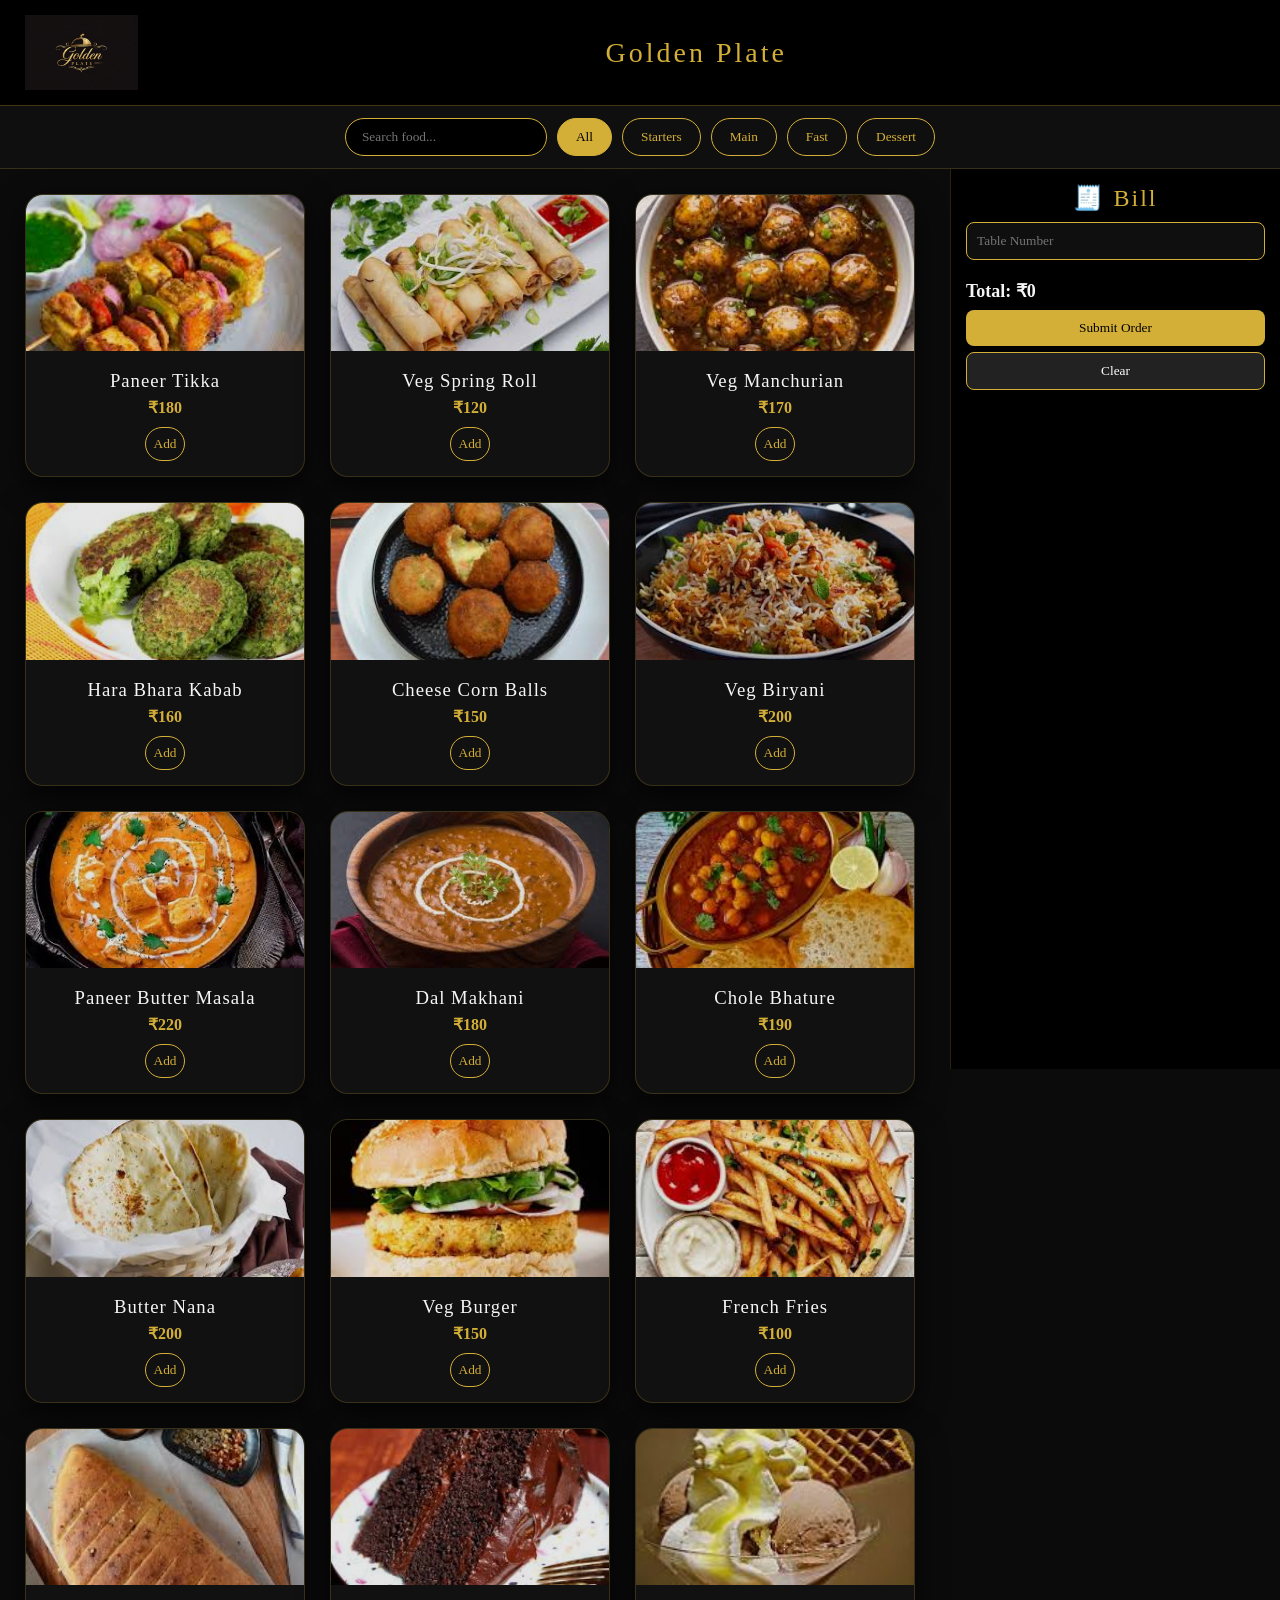
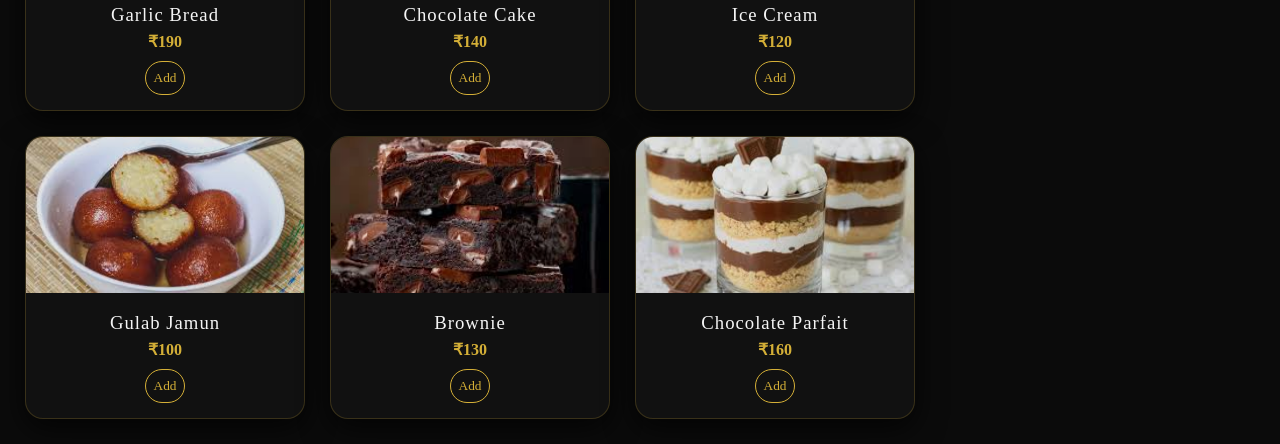
<file: Week-2/index.html>
<!DOCTYPE html>
<html lang="en">
<head>
<meta charset="UTF-8">
<meta name="viewport" content="width=device-width, initial-scale=1.0">
<link rel="stylesheet" href="style.css">
<title>Oros</title>

</head>

<body>

<header>
<img src="./images/Logo.png" class="logo">
<h1>Golden Plate</h1>
<div class="header-space"></div>
</header>

<div class="controls">
<input id="search" placeholder="Search food..." onkeyup="applyFilters()">
<button class="active" onclick="setFilter('all',this)">All</button>
<button onclick="setFilter('starter',this)">Starters</button>
<button onclick="setFilter('main',this)">Main</button>
<button onclick="setFilter('fast',this)">Fast</button>
<button onclick="setFilter('dessert',this)">Dessert</button>
</div>

<div class="container">
<div class="menu">

<div class="card starter"><img src="images/paneer-tikka.jpg"><div class="card-content"><h3>Paneer Tikka</h3><div class="price">₹180</div><button class="add-btn" onclick="addItem('Paneer Tikka',180)">Add</button></div></div>
<div class="card starter"><img src="images/spring-roll.jpg"><div class="card-content"><h3>Veg Spring Roll</h3><div class="price">₹120</div><button class="add-btn" onclick="addItem('Veg Spring Roll',120)">Add</button></div></div>
<div class="card starter"><img src="images/manchurian.jpg"><div class="card-content"><h3>Veg Manchurian</h3><div class="price">₹170</div><button class="add-btn" onclick="addItem('Veg Manchurian',170)">Add</button></div></div>
<div class="card starter"><img src="images/hara-bhara.jpg"><div class="card-content"><h3>Hara Bhara Kabab</h3><div class="price">₹160</div><button class="add-btn" onclick="addItem('Hara Bhara Kabab',160)">Add</button></div></div>
<div class="card starter"><img src="images/starter5.jpg"><div class="card-content"><h3>Cheese Corn Balls</h3><div class="price">₹150</div><button class="add-btn" onclick="addItem('Starter 5',150)">Add</button></div></div>

<div class="card main"><img src="images/biryani.jpg"><div class="card-content"><h3>Veg Biryani</h3><div class="price">₹200</div><button class="add-btn" onclick="addItem('Veg Biryani',200)">Add</button></div></div>
<div class="card main"><img src="images/paneer-butter.jpg"><div class="card-content"><h3>Paneer Butter Masala</h3><div class="price">₹220</div><button class="add-btn" onclick="addItem('Paneer Butter Masala',220)">Add</button></div></div>
<div class="card main"><img src="images/dal-makhani.jpg"><div class="card-content"><h3>Dal Makhani</h3><div class="price">₹180</div><button class="add-btn" onclick="addItem('Dal Makhani',180)">Add</button></div></div>
<div class="card main"><img src="images/chole.jpg"><div class="card-content"><h3>Chole Bhature</h3><div class="price">₹190</div><button class="add-btn" onclick="addItem('Chole Bhature',190)">Add</button></div></div>
<div class="card main"><img src="images/main5.jpg"><div class="card-content"><h3>Butter Nana</h3><div class="price">₹200</div><button class="add-btn" onclick="addItem('Main 5',200)">Add</button></div></div>

<div class="card fast"><img src="images/burger.jpg"><div class="card-content"><h3>Veg Burger</h3><div class="price">₹150</div><button class="add-btn" onclick="addItem('Veg Burger',150)">Add</button></div></div>
<div class="card fast"><img src="images/fries.jpg"><div class="card-content"><h3>French Fries</h3><div class="price">₹100</div><button class="add-btn" onclick="addItem('French Fries',100)">Add</button></div></div>
<div class="card fast"><img src="images/fast5.jpg"><div class="card-content"><h3>Garlic Bread</h3><div class="price">₹190</div><button class="add-btn" onclick="addItem('Garlic Bread',190)">Add</button></div></div>

<div class="card dessert"><img src="images/cake.jpg"><div class="card-content"><h3>Chocolate Cake</h3><div class="price">₹140</div><button class="add-btn" onclick="addItem('Chocolate Cake',140)">Add</button></div></div>
<div class="card dessert"><img src="images/icecream.jpg"><div class="card-content"><h3>Ice Cream</h3><div class="price">₹120</div><button class="add-btn" onclick="addItem('Ice Cream',120)">Add</button></div></div>
<div class="card dessert"><img src="images/gulab.jpg"><div class="card-content"><h3>Gulab Jamun</h3><div class="price">₹100</div><button class="add-btn" onclick="addItem('Gulab Jamun',100)">Add</button></div></div>
<div class="card dessert"><img src="images/brownie.jpg"><div class="card-content"><h3>Brownie</h3><div class="price">₹130</div><button class="add-btn" onclick="addItem('Brownie',130)">Add</button></div></div>
<div class="card dessert"><img src="images/dessert5.jpg"><div class="card-content"><h3>Chocolate Parfait</h3><div class="price">₹160</div><button class="add-btn" onclick="addItem('Dessert 5',160)">Add</button></div></div>

</div>

<div class="bill">
<h2>🧾 Bill</h2>
<input id="tableNo" placeholder="Table Number">
<div id="billItems"></div>
<div class="total">Total: ₹<span id="total">0</span></div>
<button class="submit" onclick="sendOrder()">Submit Order</button>
<button class="clear" onclick="clearBill()">Clear</button>
</div>
</div>

<script>
let bill={},filter="all";
function setFilter(f,b){filter=f;document.querySelectorAll(".controls button").forEach(x=>x.classList.remove("active"));b.classList.add("active");applyFilters()}
function applyFilters(){let s=document.getElementById("search").value.toLowerCase();document.querySelectorAll(".card").forEach(c=>{let ok=(filter==="all"||c.classList.contains(filter))&&c.innerText.toLowerCase().includes(s);c.style.display=ok?"block":"none"})}
function addItem(n,p){if(!bill[n]) bill[n]={price:p,qty:0};bill[n].qty++;renderBill()}
function renderBill(){let d=document.getElementById("billItems"),t=0;d.innerHTML="";for(let i in bill){let x=bill[i];t+=x.price*x.qty;d.innerHTML+=`<div class="bill-item">${i}<div class="qty"><button onclick="chg('${i}',-1)">-</button>${x.qty}<button onclick="chg('${i}',1)">+</button></div></div>`}document.getElementById("total").innerText=t}
function chg(i,v){bill[i].qty+=v;if(bill[i].qty<=0) delete bill[i];renderBill()}
function clearBill(){bill={};renderBill()}
function sendOrder(){let table=document.getElementById("tableNo").value.trim();if(!table||Object.keys(bill).length===0){alert("Enter table number and add items");return}let items=Object.entries(bill).map(([n,i])=>`${n} x${i.qty}`).join(", ");let total=document.getElementById("total").innerText;let url=`https://script.google.com/macros/s/AKfycbxKjychr7oMjrcoM5fTlhLq7RDJt0E77uKGNLcprCSe-PDqy8HAOeIS1qgsWIudQ0rn/exec?table=${table}&items=${encodeURIComponent(items)}&total=${total}`;fetch(url).then(()=>{alert("Order submitted");clearBill();document.getElementById("tableNo").value=""})}
const obs=new IntersectionObserver(e=>e.forEach(x=>x.isIntersecting&&x.target.classList.add("show")));
document.querySelectorAll(".card").forEach(c=>obs.observe(c));
</script>

</body>
</html>
</file>
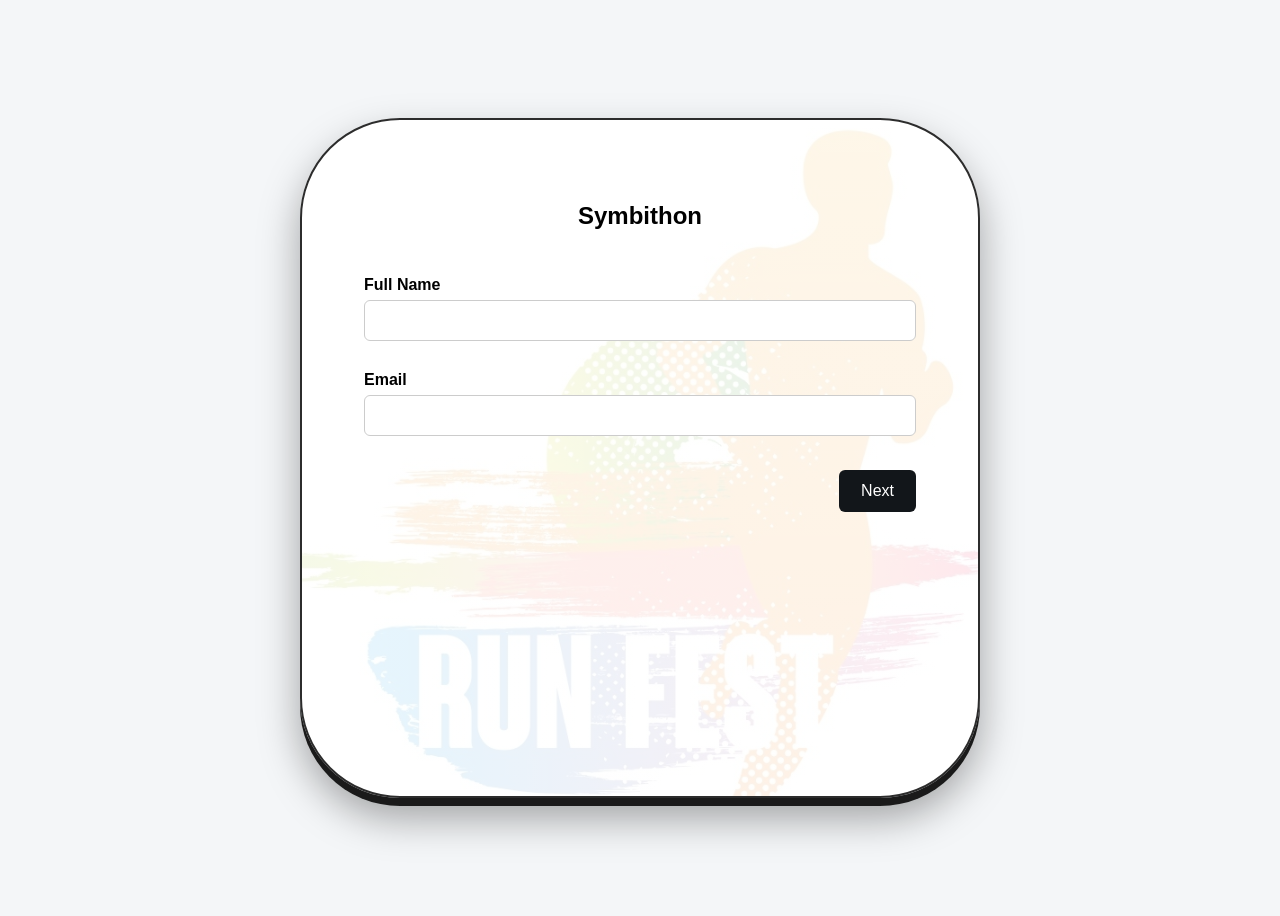
<file: Week-3/index.html>
<!DOCTYPE html>
<html lang="en">
<head>
<meta charset="UTF-8">
<title>Marathon Registration</title>
<link rel="stylesheet" href="style.css">
</head>

<body>

<div class="form-box">
  <h2>Symbithon</h2>

  <!-- STEP CONTROLS -->
  <input type="radio" name="step" id="step1" checked>
  <input type="radio" name="step" id="step2">
  <input type="radio" name="step" id="step3">
  <input type="radio" name="step" id="step4">

  <div class="steps">

    <!-- STEP 1 -->
    <div class="step step-1">
      <label class="title">Full Name</label>
      <input type="text" required>

      <label class="title">Email</label>
      <input type="email" required>

      <div class="buttons">
        <span></span>
        <label for="step2" class="btn">Next</label>
      </div>
    </div>

    <!-- STEP 2 -->
<div class="step step-2">
  <label class="title">Choose Distance</label>

  <div class="distance-options">
    <label>
      <input type="radio" name="distance" value="5km" required>
      5 KM
    </label>

    <label>
      <input type="radio" name="distance" value="8km">
      8 KM
    </label>

    <label>
      <input type="radio" name="distance" value="21km">
      21 KM (Half Marathon)
    </label>

    <label>
      <input type="radio" name="distance" value="42km">
      42 KM (Full Marathon)
    </label>
  </div>

  <div class="buttons">
    <label for="step1" class="btn secondary">Back</label>
    <label for="step3" class="btn">Next</label>
  </div>
</div>


    <!-- STEP 3 -->
    <div class="step step-3">
      <label class="title">Emergency Contact</label>
      <input type="text">

      <label class="title">Phone Number</label>
      <input type="tel">

      <div class="summary">
        <strong>Race Day:</strong> Sunday, 7:00 AM<br>
        <strong>Location:</strong> Seminary Hills<br>
        <strong>Note:</strong> Bibs collected on race day
      </div>

      <div class="buttons">
        <label for="step2" class="btn secondary">Back</label>
        <label for="step4" class="btn">Next</label>
      </div>
    </div>

    <!-- STEP 4 -->
    <div class="step step-4">
      <label class="title">Upload Payment QR / Screenshot</label>
      <input type="file" accept="image/*" required>

      <div class="summary">
        Upload payment proof after scanning the official QR.<br>
        Accepted formats: JPG, PNG
      </div>

      <div class="buttons">
        <label for="step3" class="btn secondary">Back</label>
        <button type="submit" class="btn">Submit Registration</button>
      </div>
    </div>

  </div>
</div>

</body>
</html>
</file>
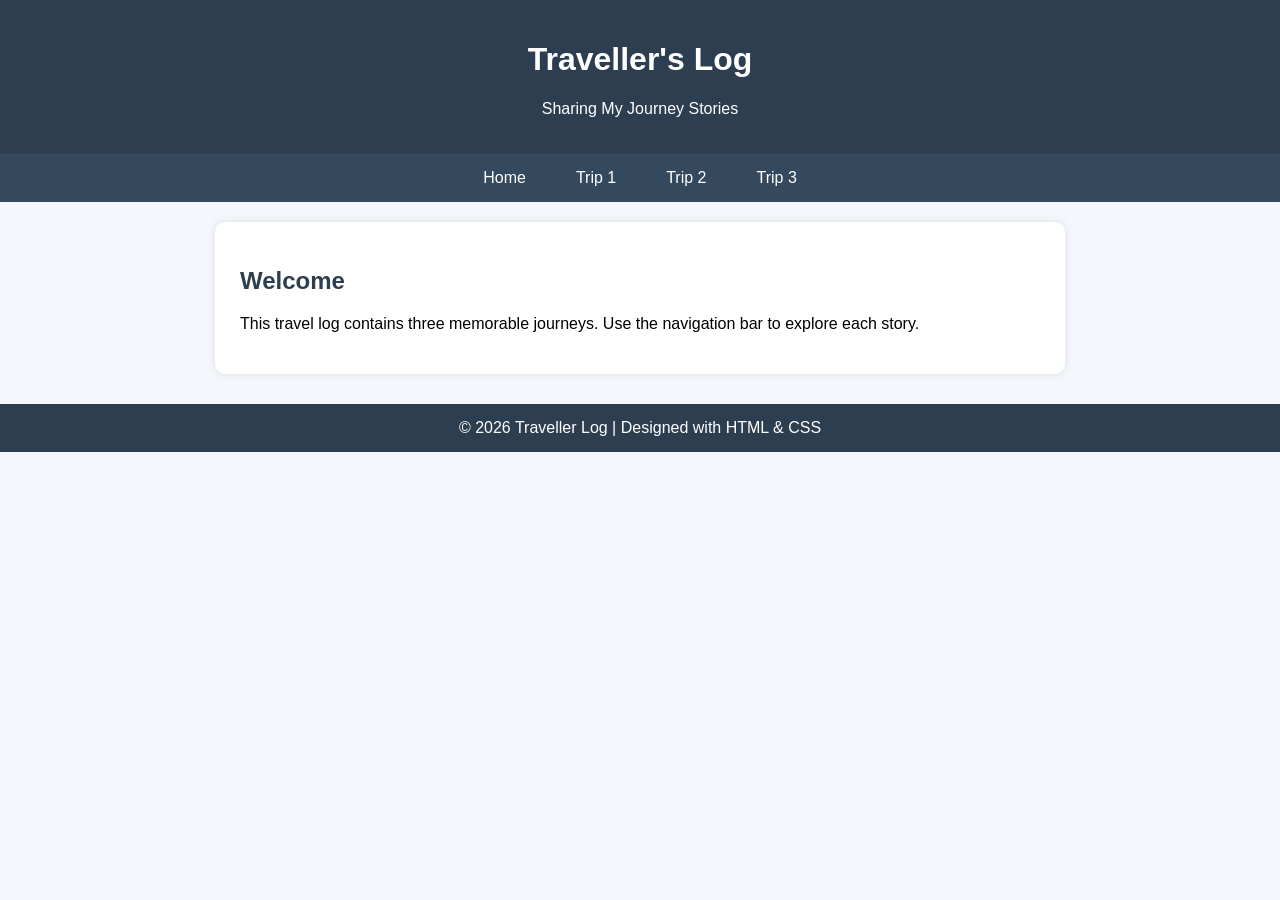
<file: week5.html>
<!DOCTYPE html>
<html lang="en">
<head>
<meta charset="UTF-8">
<title>Travel Log</title>
<style>
    body{
        font-family: Arial, sans-serif;
        margin:0;
        background:#f4f7fb;
    }

    header{
        background:#2c3e50;
        color:white;
        text-align:center;
        padding:20px;
    }

    nav{
        display:flex;
        justify-content:center;
        background:#34495e;
    }

    nav a{
        color:white;
        padding:15px 25px;
        text-decoration:none;
        transition:0.3s;
    }

    nav a:hover{
        background:#1abc9c;
    }

    section{
        display:none;
        padding:25px;
        max-width:800px;
        margin:auto;
        background:white;
        margin-top:20px;
        border-radius:10px;
        box-shadow:0 0 10px rgba(0,0,0,0.1);
    }

    section:target{
        display:block;
    }

    #home{
        display:block;
    }

    h2{
        color:#2c3e50;
    }

    footer{
        text-align:center;
        padding:15px;
        margin-top:30px;
        background:#2c3e50;
        color:white;
    }
</style>
</head>
<body>

<header>
    <h1>Traveller's Log</h1>
    <p>Sharing My Journey Stories</p>
</header>

<nav>
    <a href="#home">Home</a>
    <a href="#trip1">Trip 1</a>
    <a href="#trip2">Trip 2</a>
    <a href="#trip3">Trip 3</a>
</nav>

<section id="home">
    <h2>Welcome</h2>
    <p>This travel log contains three memorable journeys. Use the navigation bar to explore each story.</p>
</section>

<section id="trip1">
    <h2>Trip 1 – Mountain Adventure</h2>
    <p><b>Destination:</b> Manali</p>
    <p><b>Highlights:</b> Snow trekking, river rafting</p>
    <p><b>Memorable Experience:</b> Watching sunrise from the mountain peak.</p>
    <p><b>Challenge:</b> Cold weather and steep climbs.</p>
    <p><b>Lesson Learned:</b> Preparation makes adventure safer and more fun.</p>
</section>

<section id="trip2">
    <h2>Trip 2 – Beach Escape</h2>
    <p><b>Destination:</b> Goa</p>
    <p><b>Highlights:</b> Beaches, seafood, nightlife</p>
    <p><b>Memorable Experience:</b> Sunset cruise with live music.</p>
    <p><b>Challenge:</b> Sunburn from staying too long at the beach.</p>
    <p><b>Lesson Learned:</b> Always carry sunscreen.</p>
</section>

<section id="trip3">
    <h2>Trip 3 – Cultural Journey</h2>
    <p><b>Destination:</b> Jaipur</p>
    <p><b>Highlights:</b> Forts, palaces, local markets</p>
    <p><b>Memorable Experience:</b> Visiting Amer Fort.</p>
    <p><b>Challenge:</b> Navigating crowded streets.</p>
    <p><b>Lesson Learned:</b> Local guides can enhance the experience.</p>
</section>

<footer>
    © 2026 Traveller Log | Designed with HTML & CSS
</footer>

</body>
</html>
</file>
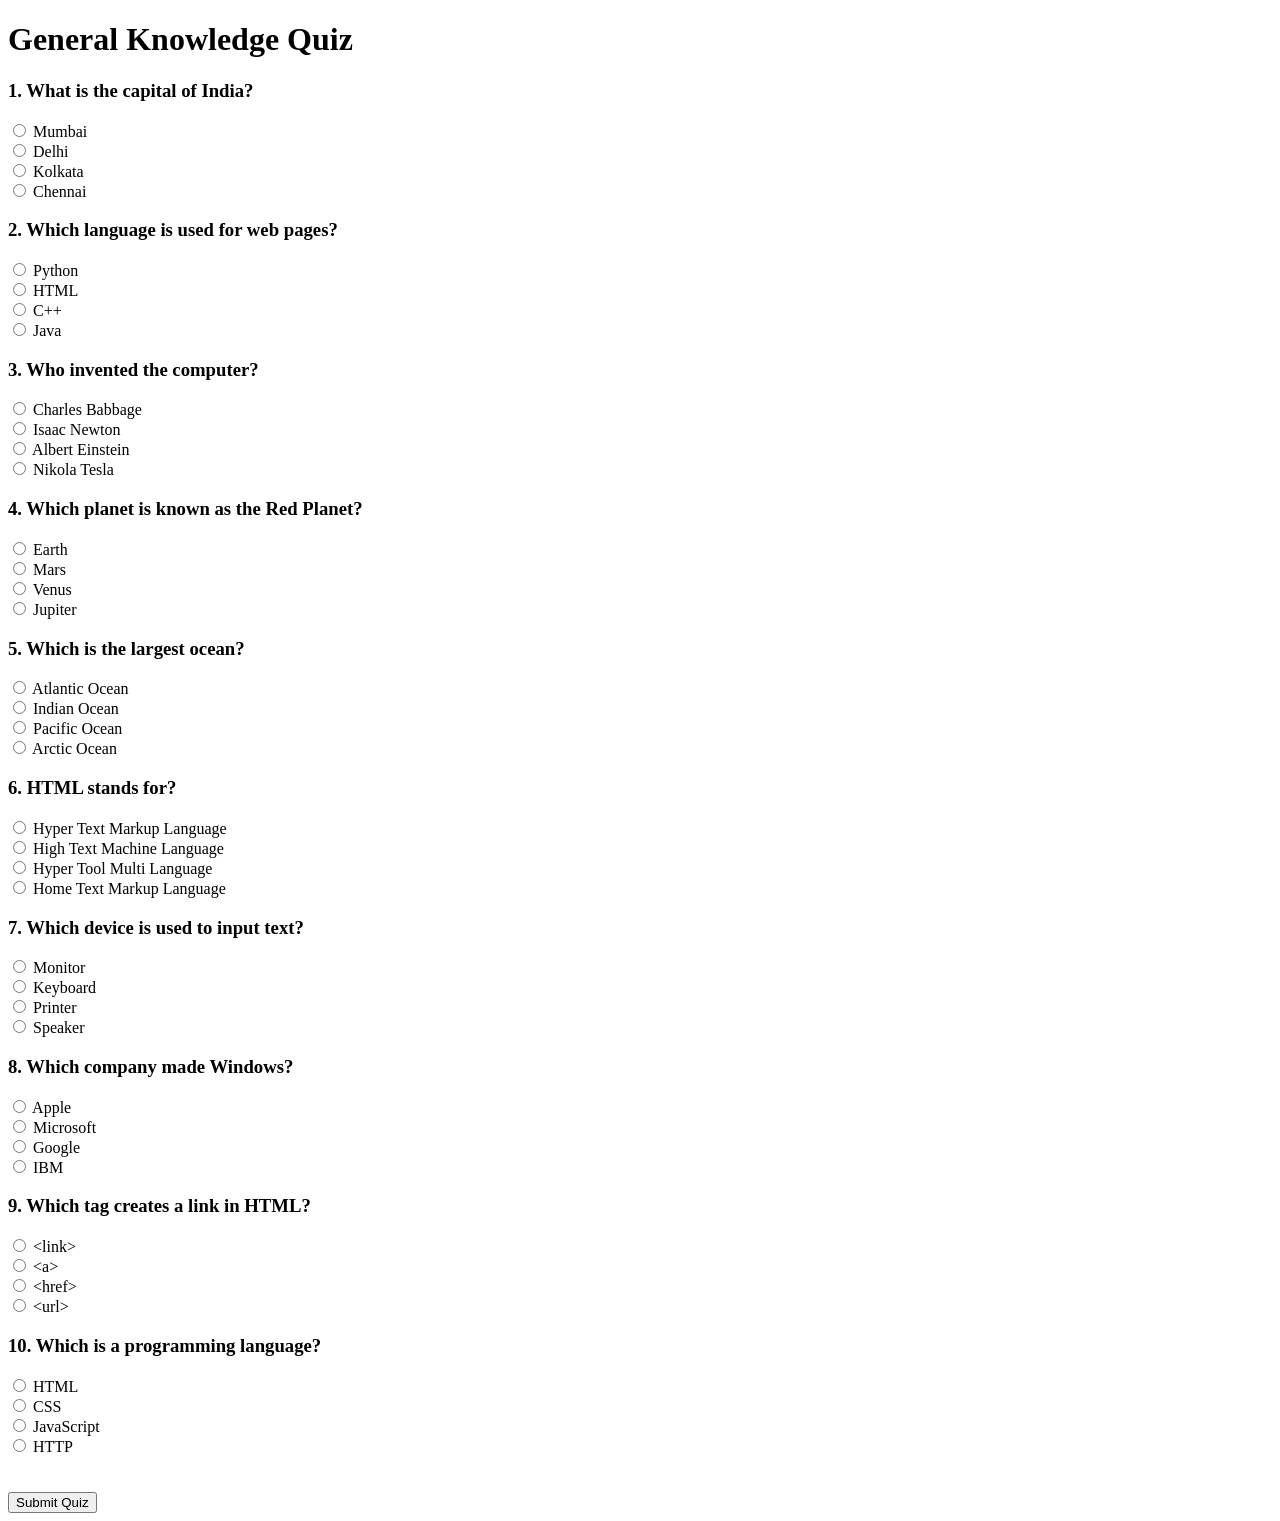
<file: week6.html>
<!DOCTYPE html>
<html>
<head>
    <title>Simple Quiz Page</title>
</head>

<body>

<h1>General Knowledge Quiz</h1>

<form>

<h3>1. What is the capital of India?</h3>
<input type="radio" name="q1"> Mumbai <br>
<input type="radio" name="q1"> Delhi <br>
<input type="radio" name="q1"> Kolkata <br>
<input type="radio" name="q1"> Chennai <br>

<h3>2. Which language is used for web pages?</h3>
<input type="radio" name="q2"> Python <br>
<input type="radio" name="q2"> HTML <br>
<input type="radio" name="q2"> C++ <br>
<input type="radio" name="q2"> Java <br>

<h3>3. Who invented the computer?</h3>
<input type="radio" name="q3"> Charles Babbage <br>
<input type="radio" name="q3"> Isaac Newton <br>
<input type="radio" name="q3"> Albert Einstein <br>
<input type="radio" name="q3"> Nikola Tesla <br>

<h3>4. Which planet is known as the Red Planet?</h3>
<input type="radio" name="q4"> Earth <br>
<input type="radio" name="q4"> Mars <br>
<input type="radio" name="q4"> Venus <br>
<input type="radio" name="q4"> Jupiter <br>

<h3>5. Which is the largest ocean?</h3>
<input type="radio" name="q5"> Atlantic Ocean <br>
<input type="radio" name="q5"> Indian Ocean <br>
<input type="radio" name="q5"> Pacific Ocean <br>
<input type="radio" name="q5"> Arctic Ocean <br>

<h3>6. HTML stands for?</h3>
<input type="radio" name="q6"> Hyper Text Markup Language <br>
<input type="radio" name="q6"> High Text Machine Language <br>
<input type="radio" name="q6"> Hyper Tool Multi Language <br>
<input type="radio" name="q6"> Home Text Markup Language <br>

<h3>7. Which device is used to input text?</h3>
<input type="radio" name="q7"> Monitor <br>
<input type="radio" name="q7"> Keyboard <br>
<input type="radio" name="q7"> Printer <br>
<input type="radio" name="q7"> Speaker <br>

<h3>8. Which company made Windows?</h3>
<input type="radio" name="q8"> Apple <br>
<input type="radio" name="q8"> Microsoft <br>
<input type="radio" name="q8"> Google <br>
<input type="radio" name="q8"> IBM <br>

<h3>9. Which tag creates a link in HTML?</h3>
<input type="radio" name="q9"> &lt;link&gt; <br>
<input type="radio" name="q9"> &lt;a&gt; <br>
<input type="radio" name="q9"> &lt;href&gt; <br>
<input type="radio" name="q9"> &lt;url&gt; <br>

<h3>10. Which is a programming language?</h3>
<input type="radio" name="q10"> HTML <br>
<input type="radio" name="q10"> CSS <br>
<input type="radio" name="q10"> JavaScript <br>
<input type="radio" name="q10"> HTTP <br>

<br><br>

<input type="submit" value="Submit Quiz">

</form>

</body>
</html>
</file>
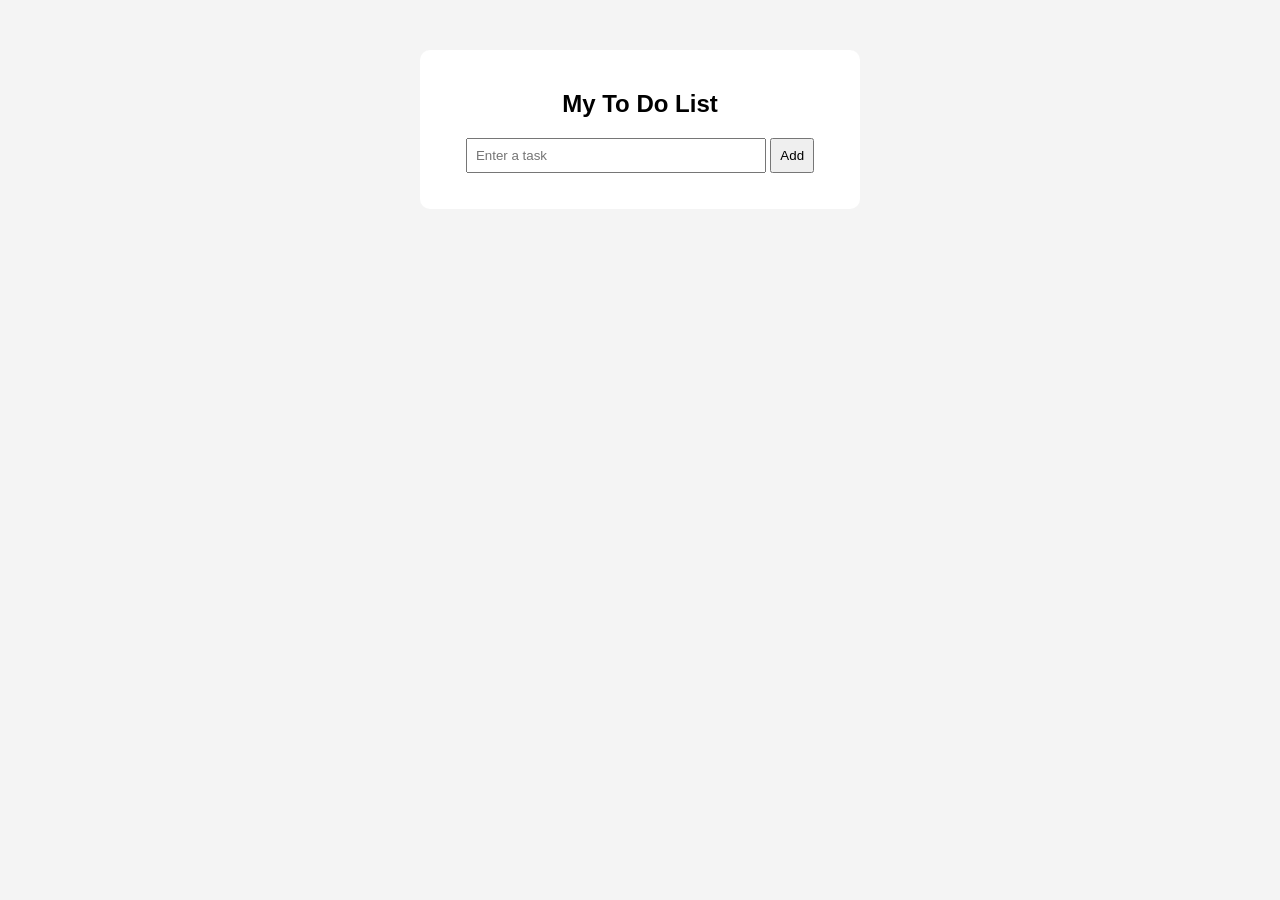
<file: week7.html>
<!DOCTYPE html>
<html>
<head>
<title>To Do List</title>

<style>
body{
    font-family: Arial;
    text-align:center;
    background:#f4f4f4;
}

#container{
    width:400px;
    margin:auto;
    background:white;
    padding:20px;
    margin-top:50px;
    border-radius:10px;
}

input{
    width:70%;
    padding:8px;
}

button{
    padding:8px;
}

li{
    margin:10px;
    list-style:none;
}
</style>

</head>
<body>

<div id="container">
<h2>My To Do List</h2>

<input type="text" id="task" placeholder="Enter a task">
<button onclick="addTask()">Add</button>

<ul id="list"></ul>

</div>

<script>

function addTask(){

let task=document.getElementById("task").value;

if(task=="") return;

let li=document.createElement("li");

li.innerHTML = task + " <button onclick='removeTask(this)'>Delete</button>";

document.getElementById("list").appendChild(li);

document.getElementById("task").value="";
}

function removeTask(btn){
btn.parentElement.remove();
}

</script>

</body>
</html>
</file>
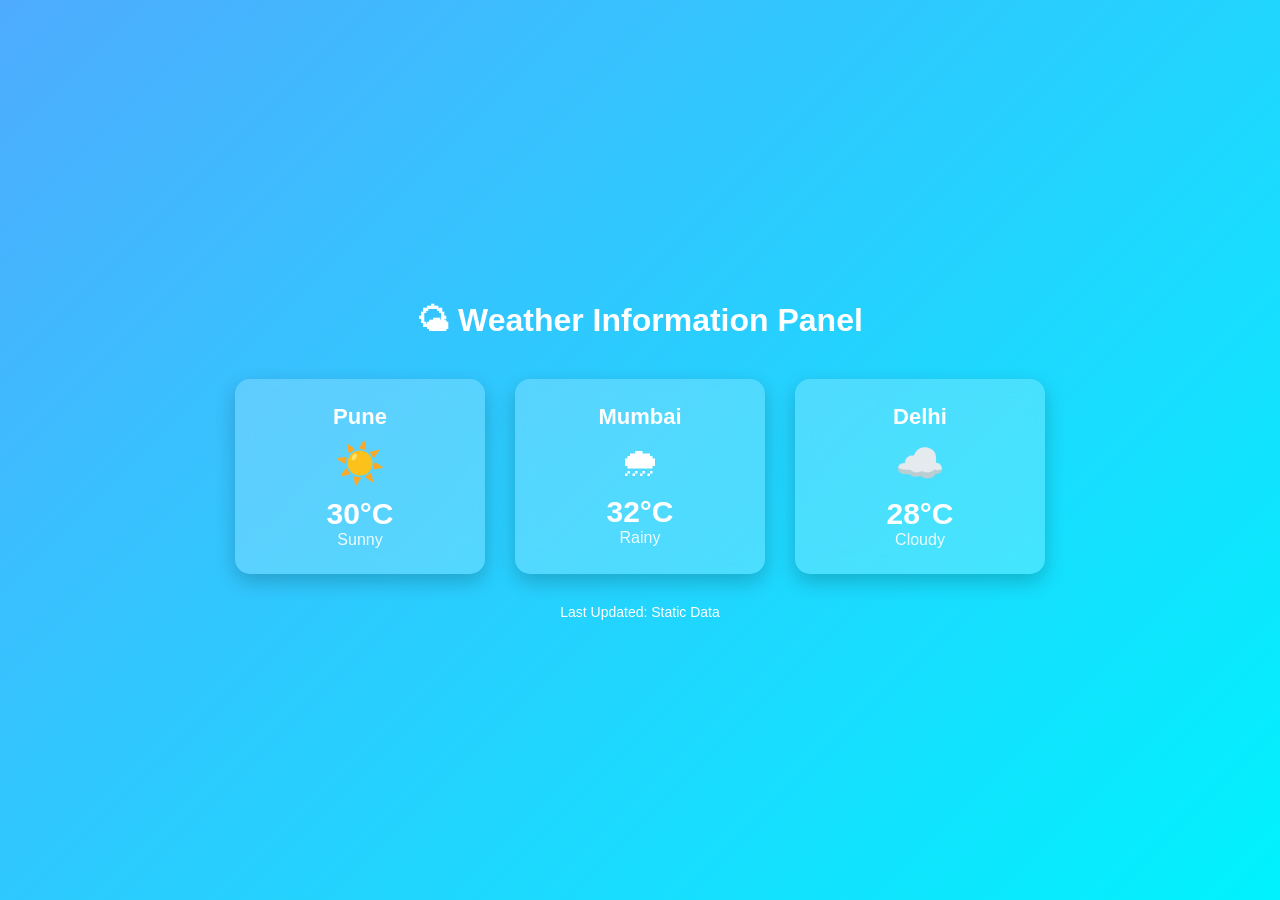
<file: week9.html>
<!DOCTYPE html>
<html lang="en">
<head>
<meta charset="UTF-8">
<title>Weather Info Panel</title>

<style>

body{
    margin:0;
    font-family: Arial, sans-serif;
    background: linear-gradient(135deg,#4facfe,#00f2fe);
    height:100vh;
    display:flex;
    flex-direction:column;
    align-items:center;
    justify-content:center;
}

h1{
    color:white;
    margin-bottom:40px;
}

.container{
    display:flex;
    gap:30px;
}

.card{
    backdrop-filter: blur(10px);
    background: rgba(255,255,255,0.2);
    border-radius:15px;
    padding:25px;
    width:200px;
    text-align:center;
    color:white;
    box-shadow:0 8px 20px rgba(0,0,0,0.2);
    transition: transform 0.3s, box-shadow 0.3s;
}

.card:hover{
    transform: translateY(-10px);
    box-shadow:0 12px 30px rgba(0,0,0,0.3);
}

.city{
    font-size:22px;
    font-weight:bold;
}

.icon{
    font-size:40px;
    margin:10px 0;
}

.temp{
    font-size:30px;
    font-weight:bold;
}

.condition{
    font-size:16px;
    opacity:0.9;
}

.update{
    margin-top:30px;
    color:white;
    font-size:14px;
}

</style>
</head>

<body>

<h1>🌤 Weather Information Panel</h1>

<div class="container">

<div class="card">
<div class="city">Pune</div>
<div class="icon">☀️</div>
<div class="temp">30°C</div>
<div class="condition">Sunny</div>
</div>

<div class="card">
<div class="city">Mumbai</div>
<div class="icon">🌧</div>
<div class="temp">32°C</div>
<div class="condition">Rainy</div>
</div>

<div class="card">
<div class="city">Delhi</div>
<div class="icon">☁️</div>
<div class="temp">28°C</div>
<div class="condition">Cloudy</div>
</div>

</div>

<div class="update">
Last Updated: Static Data
</div>

</body>
</html>
</file>
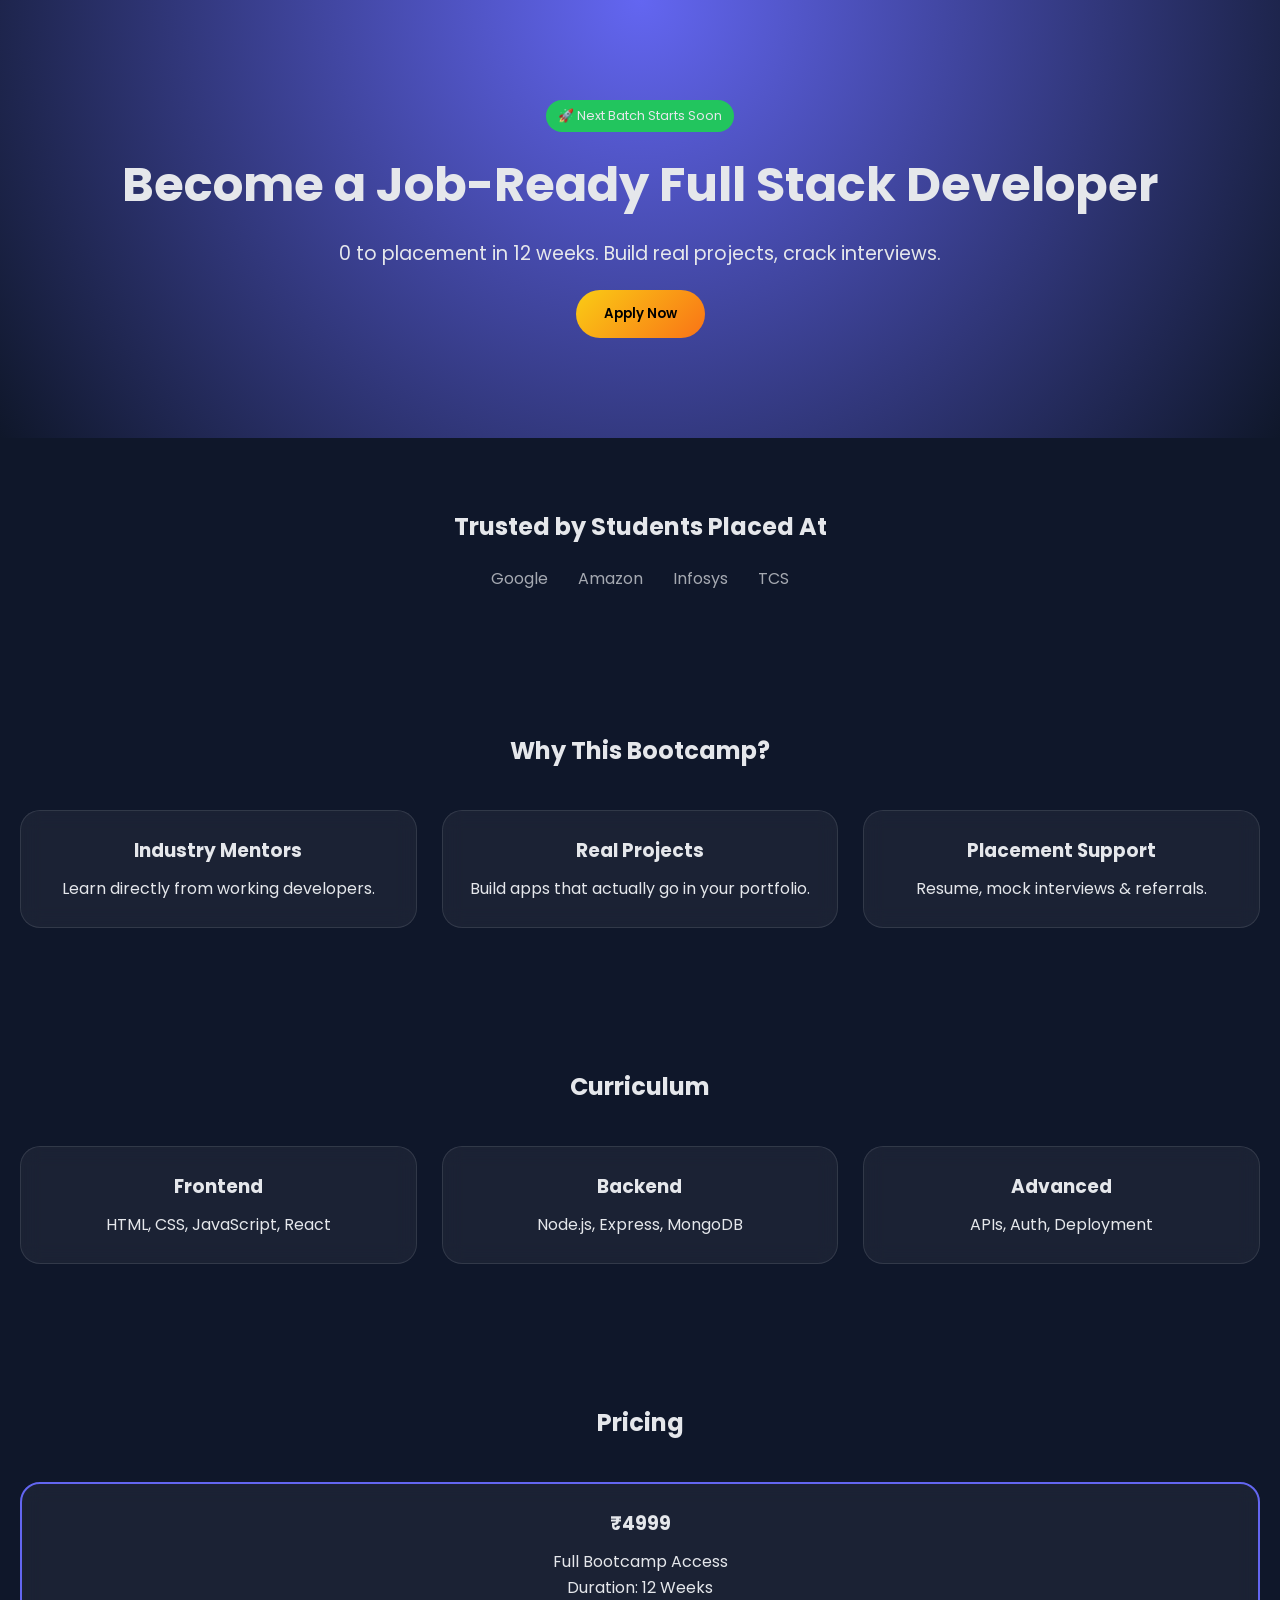
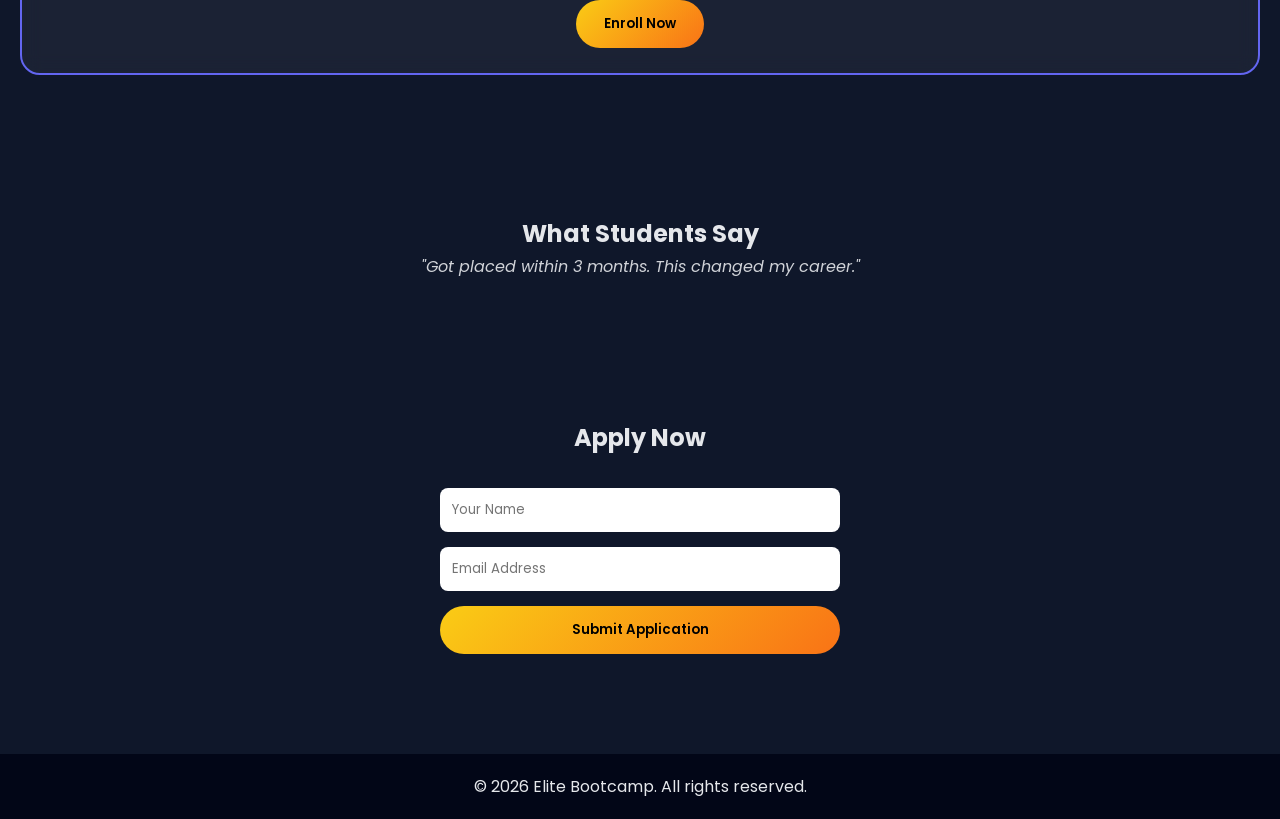
<file: week_10(1).html>
<!DOCTYPE html>
<html lang="en">
<head>
  <meta charset="UTF-8">
  <meta name="viewport" content="width=device-width, initial-scale=1.0">
  <title>Elite Web Dev Bootcamp</title>
  <link href="https://fonts.googleapis.com/css2?family=Poppins:wght@300;400;600;700&display=swap" rel="stylesheet">
  <style>
    * { margin: 0; padding: 0; box-sizing: border-box; font-family: 'Poppins', sans-serif; }

    body { line-height: 1.6; background: #0f172a; color: #e5e7eb; }

    header {
      background: radial-gradient(circle at top, #6366f1, #0f172a);
      padding: 100px 20px;
      text-align: center;
    }

    header h1 { font-size: 3rem; margin-bottom: 15px; }
    header p { font-size: 1.2rem; margin-bottom: 20px; }

    .badge {
      background: #22c55e;
      display: inline-block;
      padding: 6px 12px;
      border-radius: 20px;
      font-size: 0.8rem;
      margin-bottom: 15px;
    }

    .btn {
      background: linear-gradient(135deg, #facc15, #f97316);
      color: black;
      padding: 14px 28px;
      border: none;
      border-radius: 30px;
      cursor: pointer;
      font-weight: 600;
      transition: 0.3s;
    }

    .btn:hover { transform: scale(1.05); }

    section { padding: 70px 20px; text-align: center; }

    .features, .courses, .pricing {
      display: grid;
      grid-template-columns: repeat(auto-fit, minmax(260px, 1fr));
      gap: 25px;
      margin-top: 40px;
    }

    .card {
      background: rgba(255,255,255,0.05);
      padding: 25px;
      border-radius: 20px;
      backdrop-filter: blur(10px);
      border: 1px solid rgba(255,255,255,0.1);
      transition: 0.3s;
    }

    .card:hover { transform: translateY(-10px); }

    .card h3 { margin-bottom: 10px; }

    .testimonial {
      max-width: 700px;
      margin: auto;
      font-style: italic;
      opacity: 0.9;
    }

    .logos {
      display: flex;
      justify-content: center;
      gap: 30px;
      flex-wrap: wrap;
      margin-top: 20px;
      opacity: 0.7;
    }

    .price-card {
      border: 2px solid #6366f1;
    }

    .form {
      max-width: 400px;
      margin: 30px auto;
      display: flex;
      flex-direction: column;
      gap: 15px;
    }

    input {
      padding: 12px;
      border-radius: 8px;
      border: none;
    }

    footer {
      background: #020617;
      padding: 20px;
      text-align: center;
    }

    @media (max-width: 768px) {
      header h1 { font-size: 2.2rem; }
    }
  </style>
</head>
<body>

<header>
  <div class="badge">🚀 Next Batch Starts Soon</div>
  <h1>Become a Job-Ready Full Stack Developer</h1>
  <p>0 to placement in 12 weeks. Build real projects, crack interviews.</p>
  <button class="btn" onclick="scrollToForm()">Apply Now</button>
</header>

<section>
  <h2>Trusted by Students Placed At</h2>
  <div class="logos">
    <span>Google</span>
    <span>Amazon</span>
    <span>Infosys</span>
    <span>TCS</span>
  </div>
</section>

<section>
  <h2>Why This Bootcamp?</h2>
  <div class="features">
    <div class="card">
      <h3>Industry Mentors</h3>
      <p>Learn directly from working developers.</p>
    </div>
    <div class="card">
      <h3>Real Projects</h3>
      <p>Build apps that actually go in your portfolio.</p>
    </div>
    <div class="card">
      <h3>Placement Support</h3>
      <p>Resume, mock interviews & referrals.</p>
    </div>
  </div>
</section>

<section>
  <h2>Curriculum</h2>
  <div class="courses">
    <div class="card">
      <h3>Frontend</h3>
      <p>HTML, CSS, JavaScript, React</p>
    </div>
    <div class="card">
      <h3>Backend</h3>
      <p>Node.js, Express, MongoDB</p>
    </div>
    <div class="card">
      <h3>Advanced</h3>
      <p>APIs, Auth, Deployment</p>
    </div>
  </div>
</section>

<section>
  <h2>Pricing</h2>
  <div class="pricing">
    <div class="card price-card">
      <h3>₹4999</h3>
      <p>Full Bootcamp Access</p>
      <p>Duration: 12 Weeks</p>
      <button class="btn">Enroll Now</button>
    </div>
  </div>
</section>

<section>
  <h2>What Students Say</h2>
  <div class="testimonial">
    "Got placed within 3 months. This changed my career."
  </div>
</section>

<section>
  <h2>Apply Now</h2>
  <form class="form">
    <input type="text" placeholder="Your Name" required>
    <input type="email" placeholder="Email Address" required>
    <button class="btn">Submit Application</button>
  </form>
</section>

<footer>
  <p>© 2026 Elite Bootcamp. All rights reserved.</p>
</footer>

<script>
  function scrollToForm() {
    document.querySelector('.form').scrollIntoView({ behavior: 'smooth' });
  }
</script>
</body>
</html>
</file>
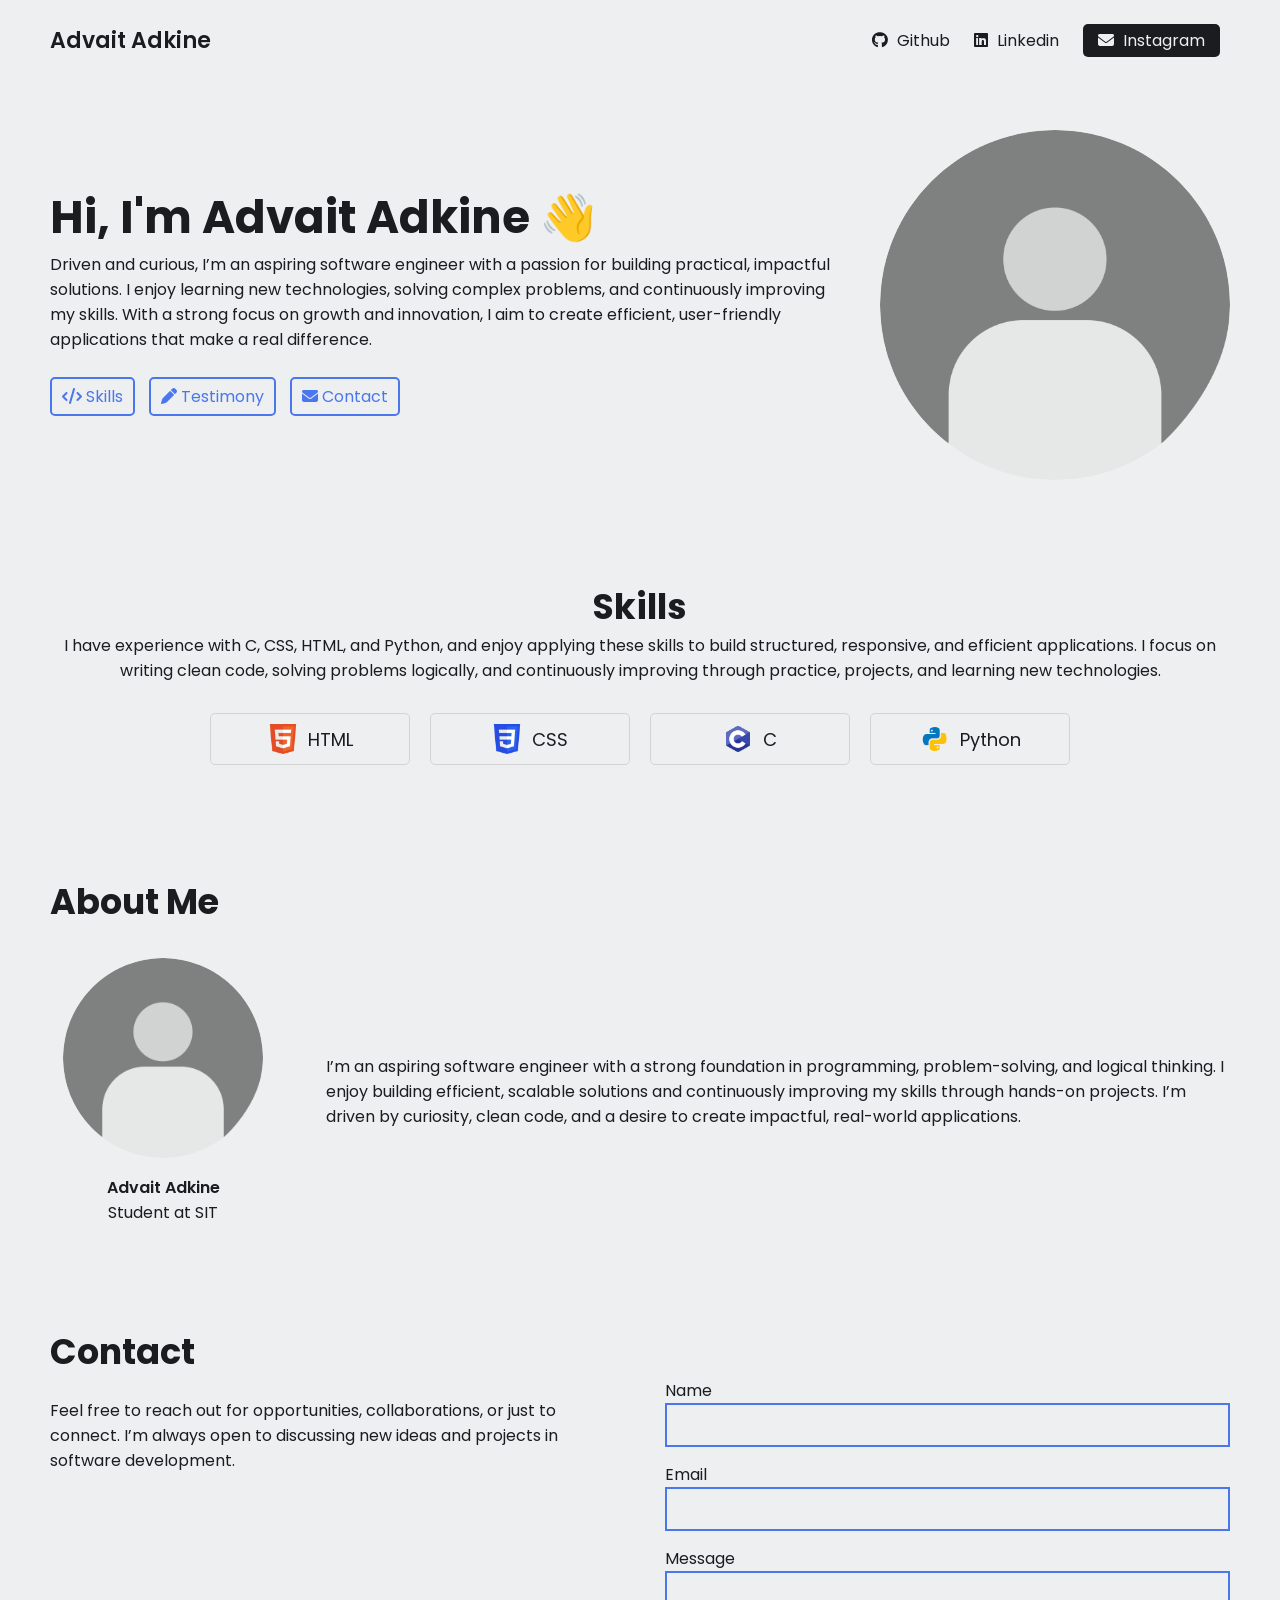
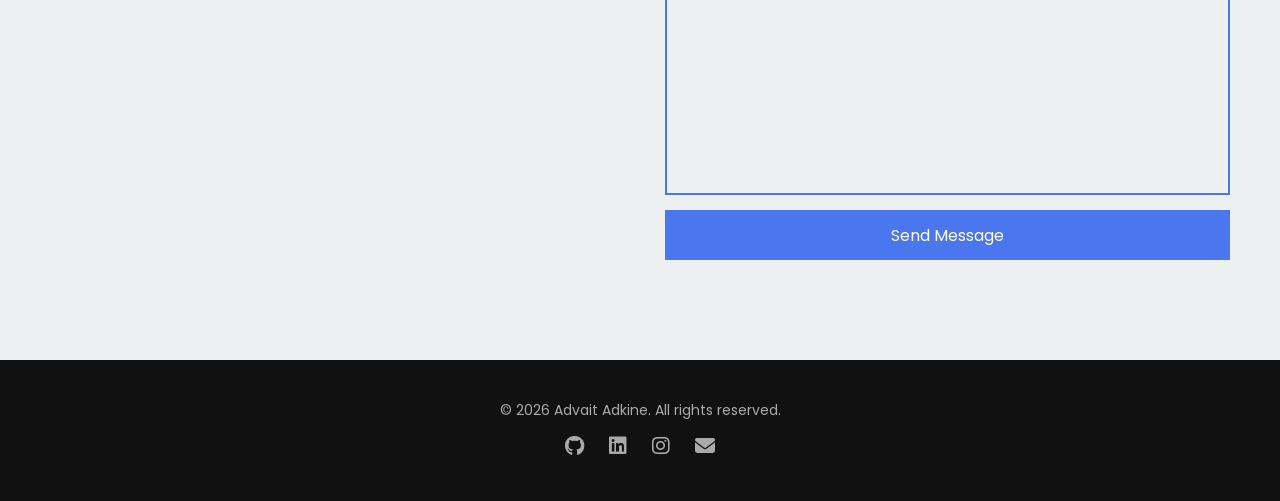
<file: Week-1/My-portfolio/actual profile.html>
<!DOCTYPE html>
<html lang="en">
<head>
  <meta charset="UTF-8">
  <meta http-equiv="X-UA-Compatible" content="IE=edge">
  <meta name="viewport" content="width=device-width, initial-scale=1.0">

  <link rel="preconnect" href="https://fonts.googleapis.com">
  <link rel="preconnect" href="https://fonts.gstatic.com" crossorigin>
  <link href="https://fonts.googleapis.com/css2?family=Poppins:wght@400;600&display=swap" rel="stylesheet">

  <link rel="stylesheet" href="https://cdnjs.cloudflare.com/ajax/libs/font-awesome/6.4.0/css/all.min.css" integrity="sha512-iecdLmaskl7CVkqkXNQ/ZH/XLlvWZOJyj7Yy7tcenmpD1ypASozpmT/E0iPtmFIB46ZmdtAc9eNBvH0H/ZpiBw==" crossorigin="anonymous" referrerpolicy="no-referrer" />

  <link rel="stylesheet" href="style2.css">

  <title>Portfolio</title>
</head>
<body>
  <!-- NAVBAR -->
  <nav>
    <div class="left">
      <a href="/">Advait Adkine</a>
    </div>

    <div class="right">
      <a href="http://github.com" target="_blank" rel="noopener noreferrer">
        <i class="fa-brands fa-github"></i>
        <span>Github</span>
      </a>
      
      <a href="http://linkedin.com" target="_blank" rel="noopener noreferrer">
        <i class="fa-brands fa-linkedin"></i>
        <span>Linkedin</span>
      </a>
      
      <a href="https://www.instagram.com/narendramodi/">
        <i class="fa-solid fa-envelope"></i>
        <span>Instagram</span>
      </a>
    </div>
  </nav>

  <main>
    <!-- SECTION 1: Hero -->
    <section class="hero-section">
      <div class="text">
        <h2>Hi, I'm Advait Adkine 👋</h2>
        <p>Driven and curious, I’m an aspiring software engineer with a passion for building practical, impactful solutions. I enjoy learning new technologies, solving complex problems, and continuously improving my skills. With a strong focus on growth and innovation, I aim to create efficient, user-friendly applications that make a real difference.</p>

        <div class="links">
          <a href="#skills">
            <i class="fa-solid fa-code"></i>
            <span>Skills</span>
          </a>
          
          <a href="#testimony">
            <i class="fa-solid fa-pen"></i>
            <span>Testimony</span>
          </a>
          
          <a href="#contact">
            <i class="fa-solid fa-envelope"></i>
            <span>Contact</span>
          </a>
        </div>
      </div>

      <div class="headshot">
        <img src="sfsd.png" alt="john doe headshot">
      </div>
    </section>

    <!-- SECTION 2: Skills -->
    <section id="skills" class="skills-section">
      <h2>Skills</h2>
      <div class="text">
        I have experience with C, CSS, HTML, and Python, and enjoy applying these skills to build structured, responsive, and efficient applications. I focus on writing clean code, solving problems logically, and continuously improving through practice, projects, and learning new technologies.
      </div>

      <div class="cells">
        <div class="cell">
          <img src="html-logo.webp" alt="html logo">
          <span>HTML</span>
        </div>
        
        <div class="cell">
          <img src="css-logo.webp" alt="node logo">
          <span>CSS</span>
        </div>

        <div class="cell">
          <img src="icons8-c-programming-48.png" alt="css logo">
          <span>C</span>
        </div>
        
        <div class="cell">
          <img src="icons8-python-48.png" alt="javascript logo">
          <span>Python</span>
        </div>
      </div>
    </section>

    <!-- SECTION 3: Testimony -->
    <section id="testimony" class="testimony-section">
      <h2>About Me</h2>

      <div class="group">
        <div class="person-details">
          <img src="sfsd.png">
          <p>Advait Adkine</p>
          <p>Student at SIT</p>
        </div>

        <div class="text">
          I’m an aspiring software engineer with a strong foundation in programming, problem-solving, and logical thinking. I enjoy building efficient, scalable solutions and continuously improving my skills through hands-on projects. I’m driven by curiosity, clean code, and a desire to create impactful, real-world applications.
        </div>
      </div>
    </section>

    <!-- SECTION 4: Contact -->
    <section id="contact" class="contact-section">
      <h2>Contact</h2>

      <div class="group">
        <div class="text">
          Feel free to reach out for opportunities, collaborations, or just to connect. I’m always open to discussing new ideas and projects in software development.

        </div>

        <form>
          <label for="name">Name</label>
          <input type="text" id="name">

          <label for="email">Email</label>
          <input type="email" id="email">

          <label for="message">Message</label>
          <textarea id="message" cols="30" rows="10"></textarea>

          <button type="submit">Send Message</button>
        </form>
      </div>
    </section>
      <!-- FOOTER -->
  <footer class="footer">
    <div class="footer-content">
      <p>© 2026 Advait Adkine. All rights reserved.</p>

      <div class="social-links">
        <a href="https://github.com/yourusername" target="_blank" rel="noopener noreferrer">
          <i class="fa-brands fa-github"></i>
        </a>

        <a href="https://linkedin.com/in/yourusername" target="_blank" rel="noopener noreferrer">
          <i class="fa-brands fa-linkedin"></i>
        </a>

        <a href="https://instagram.com/yourusername" target="_blank" rel="noopener noreferrer">
          <i class="fa-brands fa-instagram"></i>
        </a>

        <a href="mailto:your@email.com">
          <i class="fa-solid fa-envelope"></i>
        </a>
      </div>
    </div>
  </footer>
  </main>
</body>
</html>
</file>
<file: Week-2/style.css>
*{
  margin:0;
  padding:0;
  box-sizing:border-box;
  font-family: 'Georgia', 'Times New Roman', serif;
}

body{
  background:#0b0b0b;
  color:#f5f5f5;
}

/* HEADER */
header{
  background:#000;
  color:#d4af37;
  display:grid;
  grid-template-columns:auto 1fr auto;
  align-items:center;
  padding:15px 25px;
  border-bottom:1px solid rgba(212,175,55,0.3);
}

.logo{
  height:75px;
}

header h1{
  text-align:center;
  font-size:28px;
  letter-spacing:3px;
  font-weight:normal;
}

/* CONTROLS */
.controls{
  display:flex;
  flex-wrap:wrap;
  gap:10px;
  justify-content:center;
  background:#0f0f0f;
  padding:12px;
  border-bottom:1px solid rgba(212,175,55,0.2);
}

.controls input{
  padding:10px 16px;
  border-radius:25px;
  border:1px solid #d4af37;
  background:#000;
  color:#fff;
  outline:none;
}

.controls button{
  padding:8px 18px;
  border-radius:25px;
  border:1px solid #d4af37;
  background:transparent;
  color:#d4af37;
  cursor:pointer;
  transition:.3s;
}

.controls button:hover{
  background:#d4af37;
  color:#000;
}

.controls button.active{
  background:#d4af37;
  color:#000;
}

/* LAYOUT */
.container{
  display:grid;
  grid-template-columns:1fr 330px;
  gap:10px;
}

@media(max-width:900px){
  .container{grid-template-columns:1fr}
}

/* MENU */
.menu{
  padding:25px;
  display:grid;
  grid-template-columns:repeat(auto-fit,minmax(220px,1fr));
  gap:25px;
}

/* CARD */
.card{
  background:#111;
  border-radius:18px;
  overflow:hidden;
  border:1px solid rgba(212,175,55,0.2);
  box-shadow:0 10px 30px rgba(0,0,0,0.7);
  transition:.4s;
  opacity:0;
  transform:translateY(30px);
}

.card:hover{
  transform:translateY(-6px);
  box-shadow:0 15px 40px rgba(212,175,55,0.2);
}

.card.show{
  opacity:1;
  transform:translateY(0);
}

.card img{
  width:100%;
  aspect-ratio:16/9;
  object-fit:cover;
  filter:brightness(0.9);
}

.card-content{
  padding:15px;
  text-align:center;
}

.card-content h3{
  font-weight:normal;
  letter-spacing:1px;
}

.price{
  color:#d4af37;
  font-weight:bold;
  margin-top:6px;
}

/* BUTTON */
.add-btn{
  margin-top:10px;
  background:transparent;
  color:#d4af37;
  border:1px solid #d4af37;
  padding:8px;
  border-radius:25px;
  cursor:pointer;
  transition:.3s;
}

.add-btn:hover{
  background:#d4af37;
  color:#000;
}

/* BILL PANEL */
.bill{
  background:#000;
  padding:15px;
  border-left:1px solid rgba(212,175,55,0.2);
  position:sticky;
  top:0;
  height:100vh;
  overflow-y:auto;
}

.bill h2{
  text-align:center;
  margin-bottom:10px;
  color:#d4af37;
  font-weight:normal;
  letter-spacing:2px;
}

.bill input{
  width:100%;
  padding:10px;
  margin-bottom:10px;
  border-radius:8px;
  border:1px solid #d4af37;
  background:#0f0f0f;
  color:#fff;
}

.bill-item{
  display:flex;
  justify-content:space-between;
  align-items:center;
  margin:6px 0;
}

.qty button{
  padding:3px 8px;
  margin:0 3px;
  border:none;
  border-radius:5px;
  background:#d4af37;
  color:#000;
  cursor:pointer;
}

.total{
  font-weight:bold;
  font-size:18px;
  margin-top:10px;
}

.submit{
  width:100%;
  padding:10px;
  background:#d4af37;
  color:#000;
  border:none;
  margin-top:8px;
  border-radius:8px;
  cursor:pointer;
}

.clear{
  width:100%;
  padding:10px;
  background:#222;
  color:#fff;
  border:1px solid #d4af37;
  margin-top:6px;
  border-radius:8px;
  cursor:pointer;
}
</file>
<file: Week-3/style.css>
* {
  box-sizing: border-box;
  font-family: Arial, sans-serif;
}

body {
  background: #f4f6f8;
  display: flex;
  justify-content: center;
  align-items: center;
  height: 100vh;
}

/* ===================== */
/* FORM BOX WITH 3D BORDER */
/* ===================== */

.form-box {
  width: 680px;
  height: 680px;
  padding: 62px;
  border-radius: 100px;

  background:
    linear-gradient(rgba(255,255,255,0.9), rgba(255,255,255,0.9)),
    url(run-fest-vibrant-sports-poster-vector-21565253.jpg) center/cover no-repeat;

  border: 2px solid #2c2c2c;

  box-shadow:
    0 8px 0 #1a1a1a,              /* hard 3D depth */
    0 20px 40px rgba(0,0,0,0.35); /* soft shadow */

  backdrop-filter: blur(6px);
}

/* ===================== */

h2 {
  text-align: center;
  margin-bottom: 20px;
}

/* Hide ONLY step control radios */
input[name="step"] {
  display: none;
}

.step {
  display: none;
  padding: 10px 0;
}

#step1:checked ~ .steps .step-1,
#step2:checked ~ .steps .step-2,
#step3:checked ~ .steps .step-3,
#step4:checked ~ .steps .step-4 {
  display: block;
}

.title {
  display: block;
  margin-top: 16px;
  margin-bottom: 6px;
  font-weight: bold;
}

input[type="text"],
input[type="email"],
input[type="tel"],
input[type="file"] {
  width: 100%;
  padding: 12px;
  margin-bottom: 14px;
  border-radius: 6px;
  border: 1px solid #ccc;
}

.distance-options label {
  display: flex;
  align-items: center;
  padding: 10px 0;
}

.summary {
  background: #f0f0f0;
  padding: 10px;
  margin-top: 15px;
  border-radius: 6px;
  font-size: 14px;
}

.buttons {
  display: flex;
  justify-content: space-between;
  margin-top: 20px;
}

.btn {
  padding: 12px 22px;
  background: #12161a;
  color: #fff;
  text-align: center;
  border-radius: 6px;
  cursor: pointer;
  border: none;
  text-decoration: none;
}

.btn.secondary {
  background: #6c757d;
}
</file>
<file: Week-1/My-portfolio/style2.css>
:root {
  --text-color: #1a1c20;
  --link-color: #4a76ee;
  --background-color: #eeeff1;
}

* {
  margin: 0;
  padding: 0;
  box-sizing: border-box;
}

html {
  scroll-behavior: smooth;
}

body {
  font-family: 'Poppins', sans-serif;
  color: var(--text-color);
  background-color: var(--background-color);
  max-width: 1400px;
  margin: 0 auto;
}

a {
  color: var(--link-color);
  text-decoration: none;
}

/* NAVBAR */
nav {
  display: flex;
  justify-content: space-between;
  align-items: center;

  padding: 0 50px;
  height: 80px;
}

nav .left a {
  color: var(--text-color);
  font-size: 22px;
  font-weight: 600;
}

nav .right a {
  color: var(--text-color);
  margin: 0 10px;
}

nav .right a:last-child {
  color: var(--background-color);
  background-color: var(--text-color);
  padding: 5px 15px;
  border-radius: 5px;
}

nav .right a span {
  margin-left: 5px;
}

/* SECTION 1: Hero */
.hero-section {
  display: flex;
  justify-content: space-between;
  align-items: center;
  padding: 0 50px;
  margin: 50px 0;
  margin-bottom: 100px;
  gap: 40px;
}

.hero-section .text {
  flex: 5;
}

.hero-section .text h2 {
  font-size: 45px;
}

.hero-section .text .links {
  margin-top: 25px;
}

.hero-section .text .links a {
  display: inline-block;
  padding: 5px 10px;
  border: 2px solid var(--link-color);
  border-radius: 5px;
  margin-right: 10px;
  margin-bottom: 10px;
  transition: .1s;
}

.hero-section .text .links a:hover {
  color: var(--text-color);
  border: 2px solid var(--text-color);
}

.hero-section .headshot {
  flex: 2;
  display: flex;
  justify-content: right;
}

.hero-section .headshot img {
  width: 350px;
  border-radius: 50%;
}

/* SECTION 2: Skills */
.skills-section {
  padding: 0 50px;
  margin-bottom: 100px;
}

.skills-section h2 {
  text-align: center;
  font-size: 35px;
}

.skills-section .text {
  text-align: center;
  margin-bottom: 20px;
}

.skills-section .cells {
  display: flex;
  justify-content: center;
  flex-wrap: wrap;
}

.skills-section .cells .cell {
  display: flex;
  justify-content: center;
  align-items: center;
  gap: 10px;

  width: 200px;
  padding: 10px 20px;
  margin: 10px;
  border: 1.5px solid #d3d3d3;
  border-radius: 5px;
}

.skills-section .cells .cell img {
  width: 30px;
  height: 30px;
  object-fit: contain;
  border-radius: 2px;
}

.skills-section .cells .cell span {
  font-size: 18px;
}

/* SECTION 3: Testimony */
.testimony-section {
  padding: 0 50px;
  margin-bottom: 100px;
}

.testimony-section h2 {
  font-size: 35px;
  margin-bottom: 30px;
}

.testimony-section .group {
  display: flex;
  align-items: center;
  gap: 50px;
}

.testimony-section .group .person-details {
  text-align: center;
  flex: 2;
}

.testimony-section .group .person-details img {
  width: 200px;
  aspect-ratio: 1 / 1;
  object-fit: cover;
  border-radius: 50%;
  margin-bottom: 10px;
}

.testimony-section .group .person-details p {
  font-weight: 600;
}

.testimony-section .group .person-details p:last-child {
  font-weight: normal;
}

.testimony-section .group .text {
  flex: 8;
}

/* SECTION 4: Contact */
.contact-section {
  padding: 0 50px;
  margin-bottom: 100px;
}

.contact-section h2 {
  font-size: 35px;
}

.contact-section .group {
  display: flex;
  gap: 50px;
}

.contact-section .group .text {
  flex: 3;
  margin-top: 20px;
}

.contact-section .group form {
  flex: 3;
  display: flex;
  flex-direction: column;
}

.contact-section .group form input,
.contact-section .group form textarea {
  font-family: 'Poppins', sans-serif;
  border: 2px solid var(--link-color);
  background-color: transparent;
  padding: 10px;
  margin-bottom: 15px;
  outline: none;
  resize: none;
}

.contact-section .group form button {
  font-size: 16px;
  font-family: 'Poppins', sans-serif;
  color: #fff;
  background-color: var(--link-color);
  border: none;
  height: 50px;
  cursor: pointer;
  transition: .1s;
}

.contact-section .group form button:hover {
  filter: brightness(.9);
}
.footer {
  background-color: #111;
  padding: 20px 0;
  text-align: center;
  color: #aaa;
  width: 100%;
  position:absolute;
}

.footer p {
  margin-bottom: 10px;
  font-size: 14px;
}

.social-links a {
  margin: 0 10px;
  color: #aaa;
  font-size: 20px;
  transition: color 0.3s ease;
}

.social-links a:hover {
  color: #fff;
}
body {
  margin: 0;
  padding: 0;
}

.footer {
 
}

.footer-content {
  max-width: 1200px;
  margin: 0 auto;
  padding: 20px;
}

@media (max-width: 850px) {
  /* SECTION 1: Hero */
  .hero-section .text h2 {
    font-size: 35px;
  }
}

@media (max-width: 740px) {
  /* SECTION 1: Hero */
  .hero-section {
    flex-direction: column-reverse;
  }

  .hero-section .headshot img {
    width: 300px;
  }

  /* SECTION 3: Testimony */
  .testimony-section {
    text-align: center;
  }

  .testimony-section .group {
    flex-direction: column;
  }

  /* SECTION 4: Contact */
  .contact-section .group {
    flex-direction: column;
  }
}

@media (max-width: 600px) {
  /* NAVBAR */
  nav {
    padding: 0 20px;
  }

  nav .right a {
    font-size: 22px;
  }

  nav .right a:last-child {
    color: var(--text-color);
    background-color: transparent;
    padding: 0;
  }

  nav .right a span {
    display: none;
  }

  /* SECTION 1: Hero */
  .hero-section {
    padding: 0 20px;
  }

  .hero-section .text h2 {
    font-size: 30px;
  }

  /* SECTION 2: Skills */
  .skills-section {
    padding: 0 20px;
  }

  .skills-section .cells .cell span {
    font-size: 16px;
  }

  /* SECTION 3: Testimony */
  .testimony-section {
    padding: 0 20px;
  }

  /* SECTION 4: Contact */
  .contact-section {
    padding: 0 20px;
  }
}
</file>
